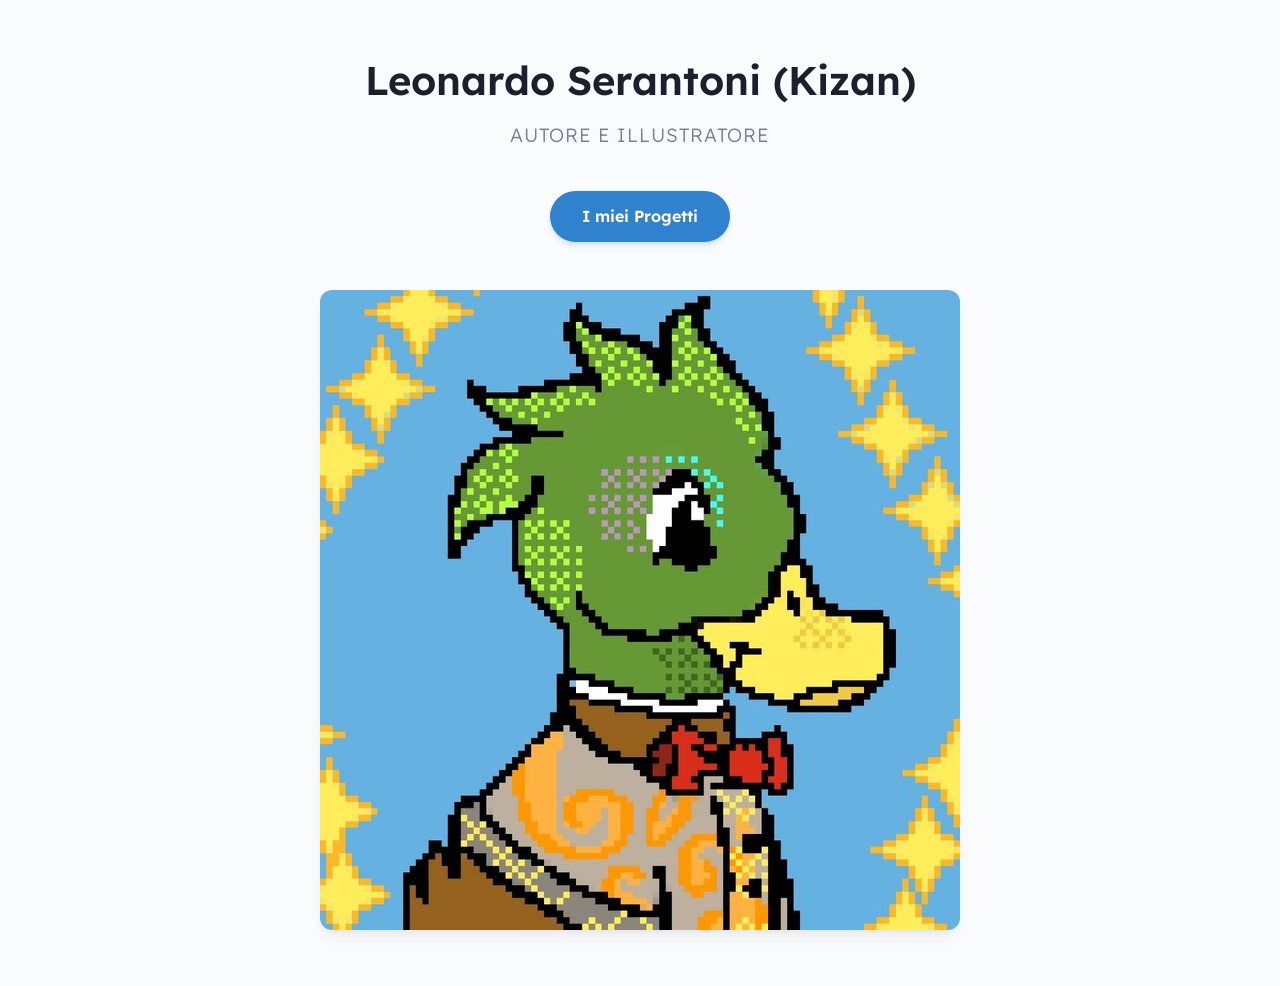
<file: index.html>
<!DOCTYPE html>
<html lang="it">
<head>
  <meta charset="UTF-8">
  <meta name="viewport" content="width=device-width, initial-scale=1.0">
  <title>Portfolio - Leonardo Serantoni</title>
  
 
  <link rel="preconnect" href="https://fonts.googleapis.com">
  <link rel="preconnect" href="https://fonts.gstatic.com" crossorigin>
  <link href="https://fonts.googleapis.com/css2?family=Lexend:wght@300;400;600&display=swap" rel="stylesheet">

  <style>
   
    * {
      box-sizing: border-box;
      margin: 0;
      padding: 0;
    }

    body { 
      font-family: 'Lexend', sans-serif; 
      max-width: 800px; 
      margin: auto; 
      padding: 3rem 1.5rem; 
      background-color: #f9fbfd; /* Sfondo leggermente off-white per stancare meno la vista */
      color: #2d3748; /* Testo grigio scuro, più morbido del nero puro */
      line-height: 1.6;
    }

    
    header {
      text-align: center;
      margin-bottom: 2.5rem;
    }

    h1 { 
      font-size: 2.5rem;
      font-weight: 600;
      color: #1a202c;
      margin-bottom: 0.5rem;
    }

    .subtitle {
      font-size: 1.2rem;
      color: #718096;
      font-weight: 300;
      letter-spacing: 1px;
      text-transform: uppercase;
      margin-bottom: 2rem;
    }

 
    .btn-container {
      text-align: center;
      margin-bottom: 3rem;
    }

    .btn-progetti {
      display: inline-block;
      padding: 0.8rem 2rem;
      background-color: #3182ce; 
      color: #ffffff;
      text-decoration: none;
      font-weight: 600;
      border-radius: 50px; 
      box-shadow: 0 4px 6px -1px rgba(49, 130, 206, 0.2), 0 2px 4px -1px rgba(49, 130, 206, 0.06);
      transition: all 0.3s ease; 
    }

    .btn-progetti:hover {
      background-color: #2b6cb0; 
      transform: translateY(-2px); 
      box-shadow: 0 7px 14px -3px rgba(49, 130, 206, 0.3), 0 4px 6px -2px rgba(49, 130, 206, 0.1);
    }


    .hero-image-container {
      text-align: center;
      margin-top: 2rem;
    }

    img { 
      max-width: 100%; 
      height: auto;
      border-radius: 12px; 
      box-shadow: 0 10px 15px -3px rgba(0, 0, 0, 0.05), 0 4px 6px -2px rgba(0, 0, 0, 0.05);
    }
  </style>
</head>
<body>

  <header>
    <h1>Leonardo Serantoni (Kizan)</h1>
    <p class="subtitle">Autore e illustratore</p>
  </header>

  <div class="btn-container">
    <a href="progetti.html" class="btn-progetti">I miei Progetti</a>
  </div>

  <div class="hero-image-container">
    <img src="mallardDuck.jpg"; oncontextmenu="return false;" alt="Illustrazione Mallard Duck">
  </div>

</body>
</html>
</file>
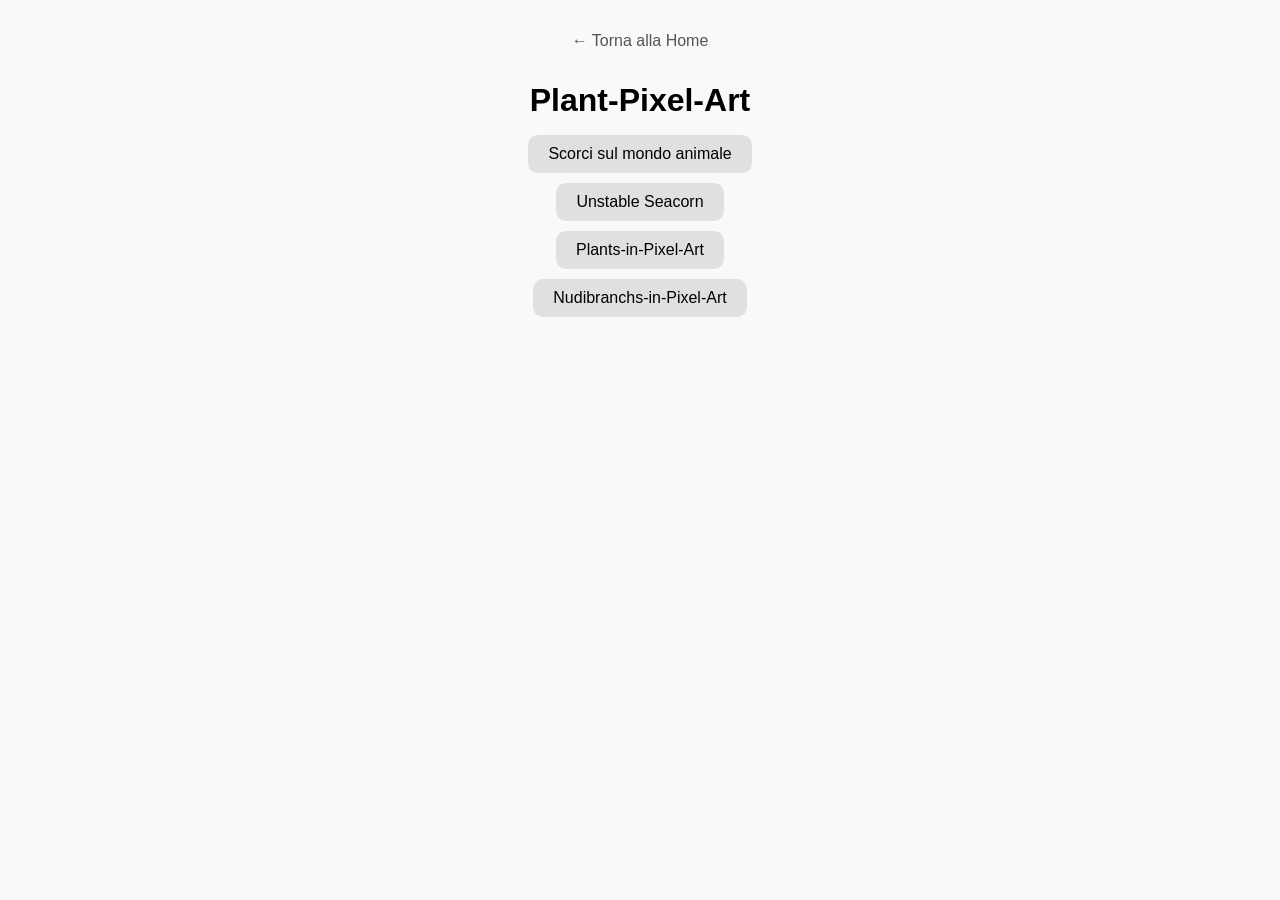
<file: progetti.html>
<!DOCTYPE html>
<html lang="it">

<head>
  <meta charset="UTF-8">
  <meta name="viewport" content="width=device-width, initial-scale=1.0">
  <title>Progetti</title>

  <style>
    body {
      font-family: sans-serif;
      max-width: 800px;
      margin: auto;
      padding: 2rem;
      background-color: #f9f9f9;
    }

    h1 {
      text-align: center;
      margin-bottom: 1rem;
    }

    p {
      text-align: center;
    }

    img {
      max-width: 100%;
      margin-bottom: 1rem;
      border-radius: 10px;
    }

    .project {
      margin-bottom: 3rem;
      text-align: center;
    }

    /* Bottone home */
    .home {
      display: block;
      text-align: center;
      margin-bottom: 2rem;
      text-decoration: none;
      color: #555;
    }

    /* Bottoni verticali */
    .btn {
      display: block;
      width: fit-content;
      margin: 10px auto;
      padding: 10px 20px;
      background-color: #e0e0e0;
      border-radius: 10px;
      text-decoration: none;
      color: black;
      transition: background-color 0.2s, transform 0.2s;
    }

    .btn:hover {
      background-color: #d0d0d0;
      transform: scale(1.05);
    }
  </style>
</head>

<body>

  <a href="index.html" class="home">← Torna alla Home</a>

  <h1>Plant-Pixel-Art</h1>
  
  <a href="Progetto2.html" class="btn">Scorci sul mondo animale</a>
  <a href="Progetto1.html" class="btn">Unstable Seacorn</a>
  <a href="Progetto3.html" class="btn">Plants-in-Pixel-Art</a>
  <a href="Progetto4.html" class="btn">Nudibranchs-in-Pixel-Art</a>
  

</body>
</html>
</file>
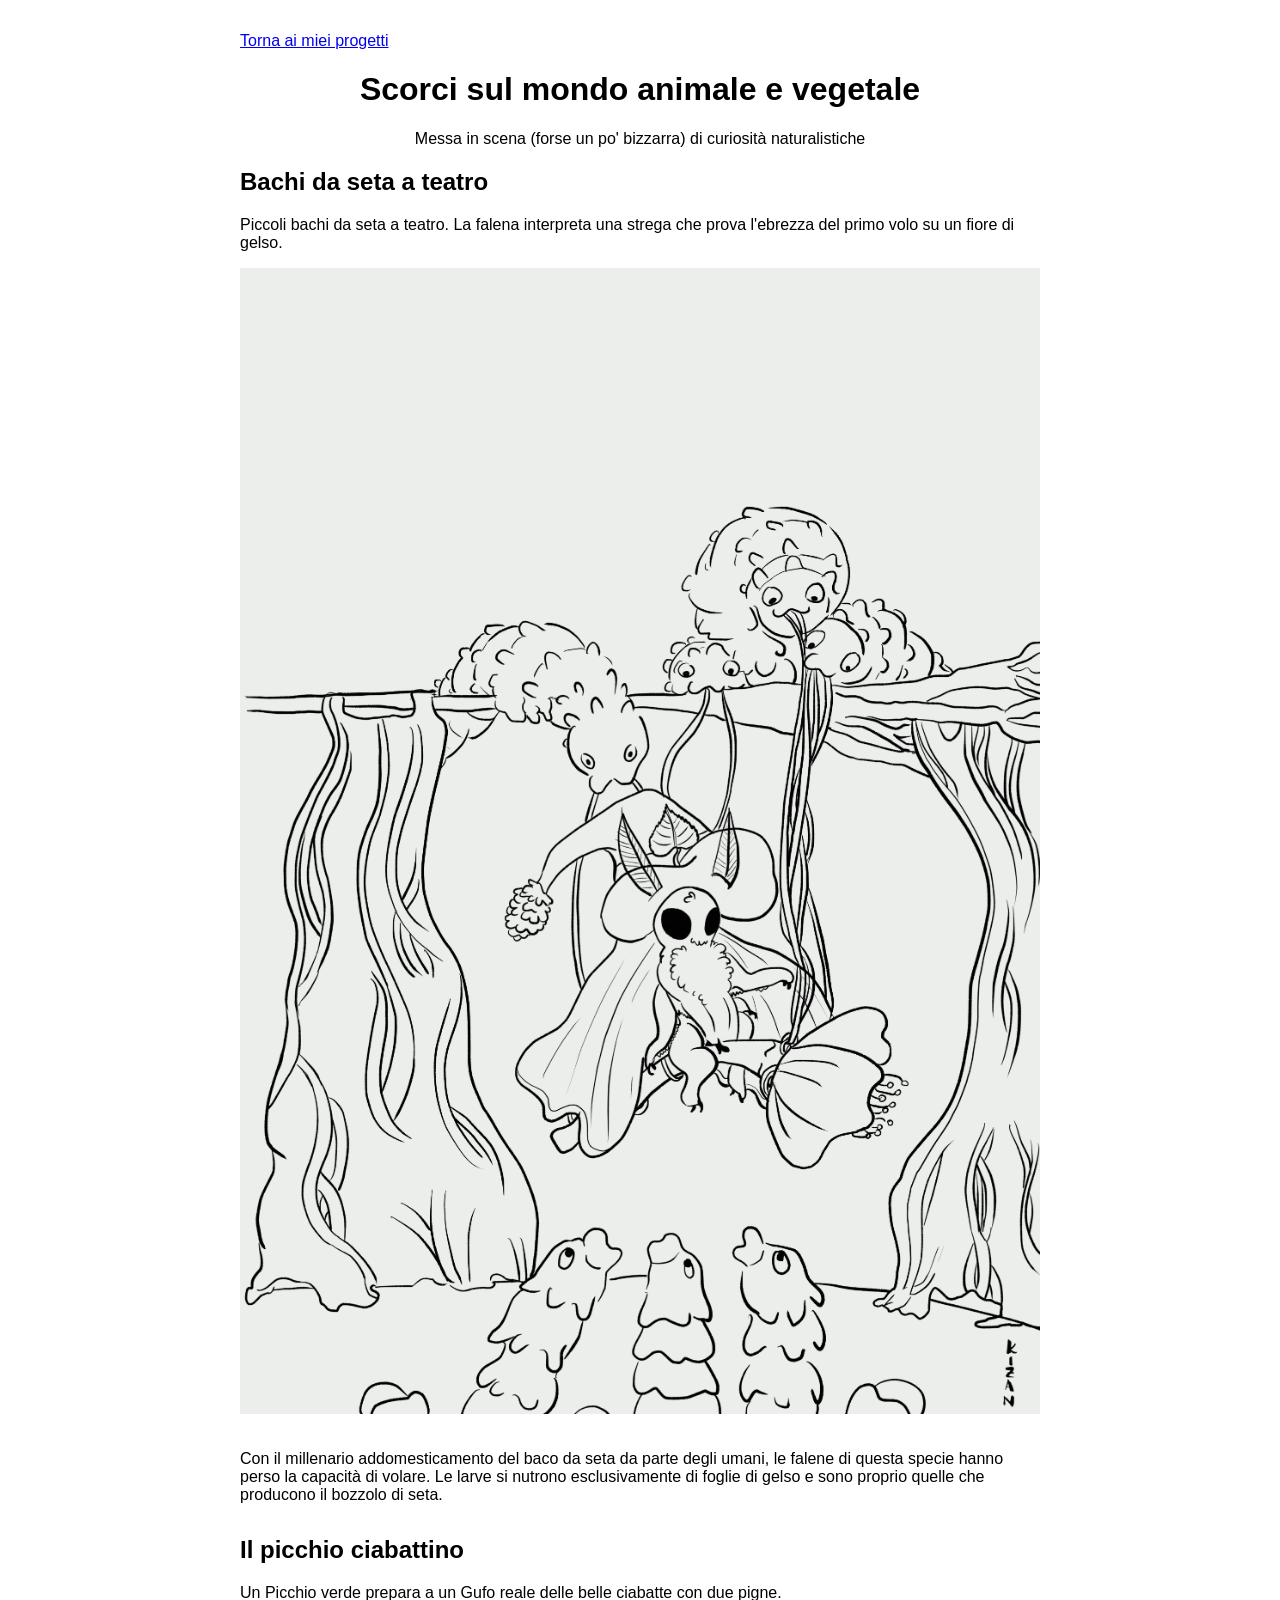
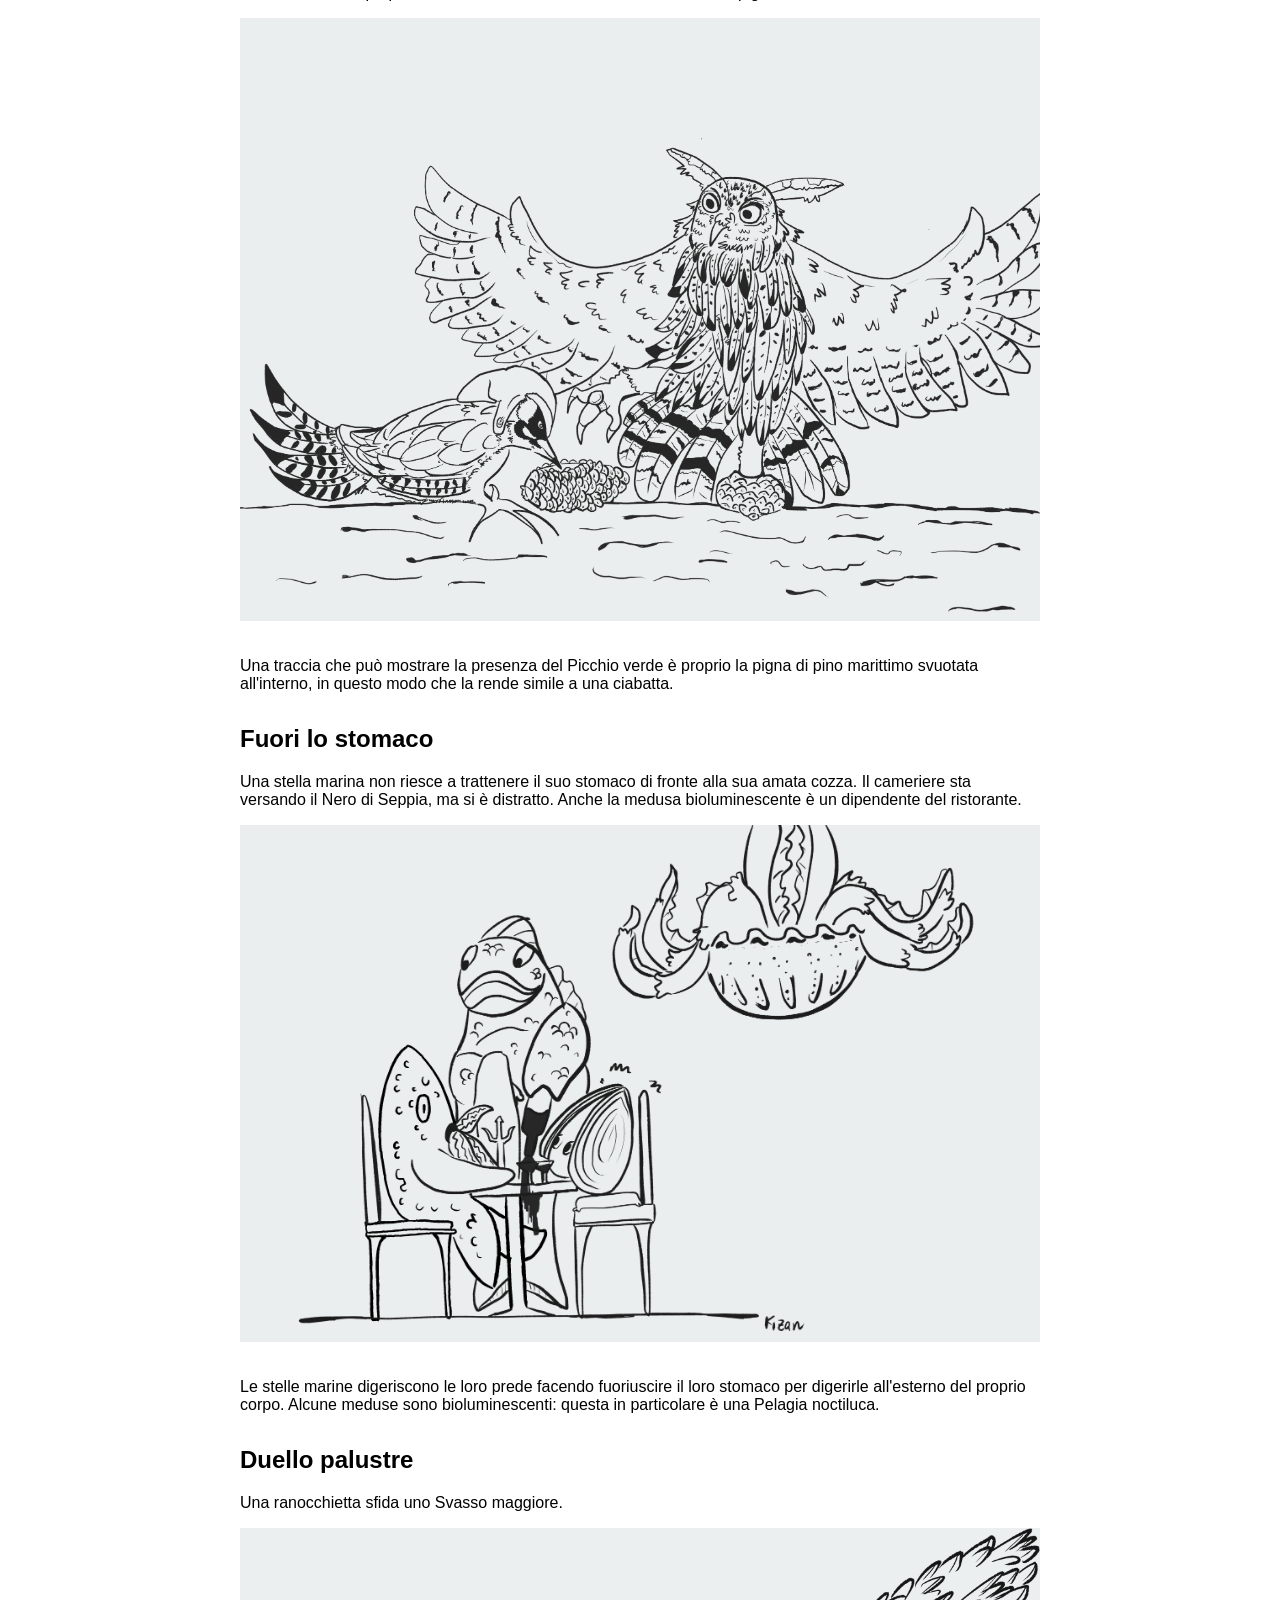
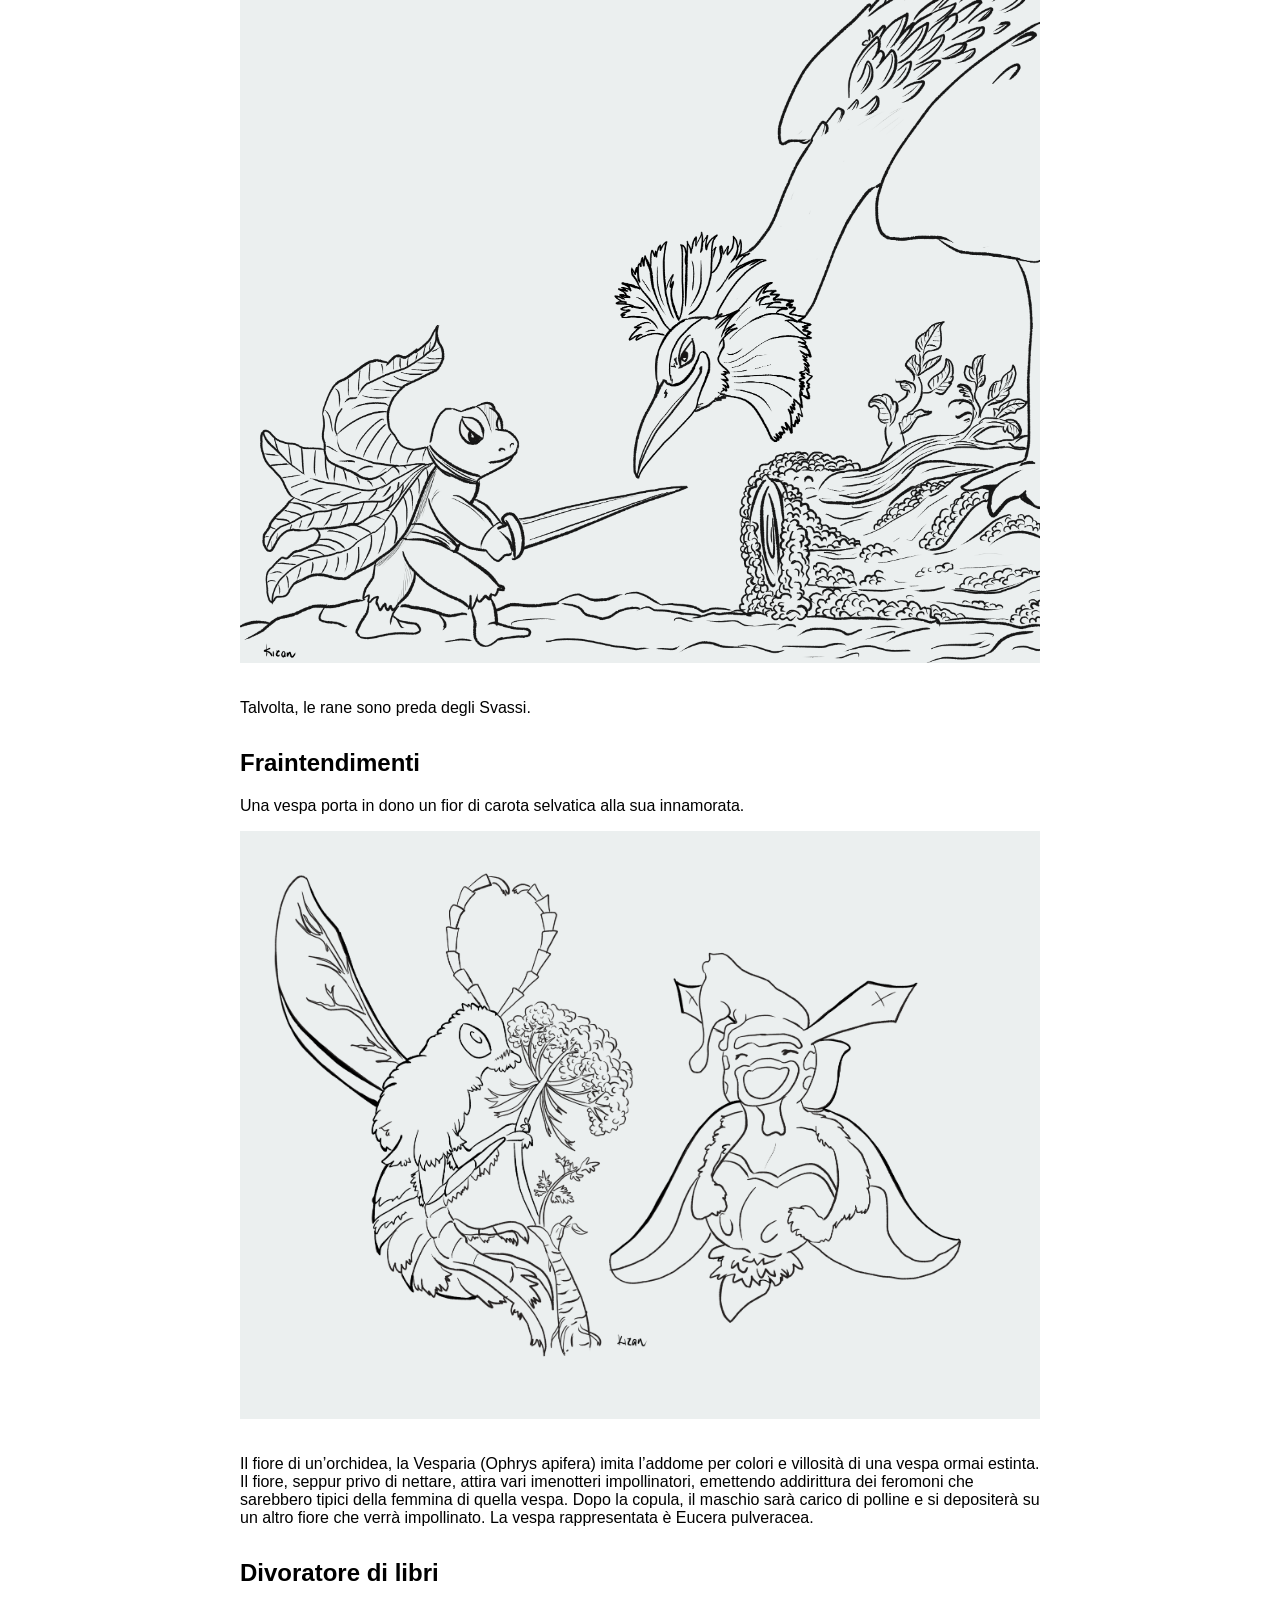
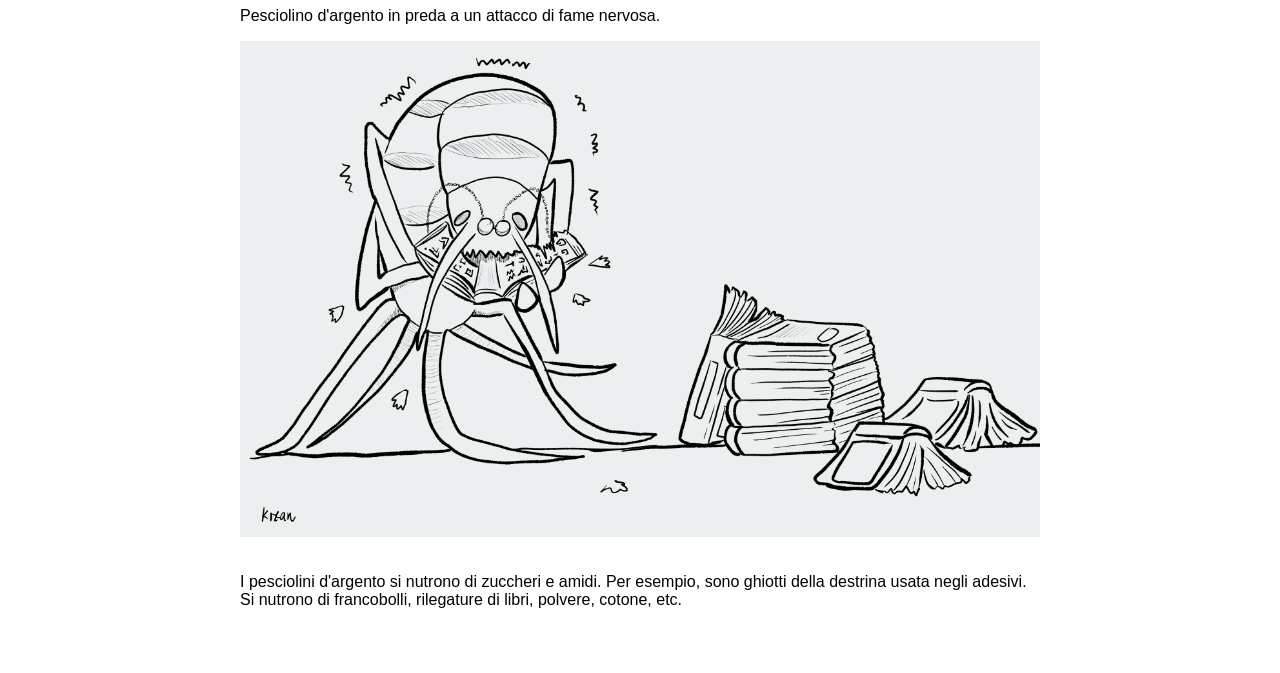
<file: Progetto2.html>
<!DOCTYPE html>
<html lang="it">
<style>
  .centrato {
    text-align: center;
  }
</style>
  
<head>
  <meta charset="UTF-8">
  <meta name="viewport" content="width=device-width, initial-scale=1.0">
  <title>Scorci sul mondo animale e vegetale</title>
  <style>
    body { font-family: sans-serif; max-width: 800px; margin: auto; padding: 2rem; }
    h1 { text-align: center; }
    img { max-width: 100%; margin-bottom: 1rem; }
    .project { margin-bottom: 2rem; }
  </style>
</head>
<body>
  <a href="progetti.html">Torna ai miei progetti</a>
<h1>Scorci sul mondo animale e vegetale</h1>
 <p style="text-align: center;">Messa in scena (forse un po' bizzarra) di curiosità naturalistiche</p>

  <div class="project">
    <h2>Bachi da seta a teatro</h2>
    <p> Piccoli bachi da seta a teatro. La falena interpreta una strega che prova l'ebrezza del primo volo su un fiore di gelso. </p>
    <img src="images/images/2Weave.png" alt="Progetto 1">
     <p>Con il millenario addomesticamento del baco da seta da parte degli umani, le falene di questa specie hanno perso la capacità di volare. Le larve si nutrono esclusivamente di foglie di gelso e sono proprio quelle che producono il bozzolo di seta. </p>
  </div>

  <div class="project">
     <h2>Il picchio ciabattino</h2>
    <p>Un Picchio verde prepara a un Gufo reale delle belle ciabatte con due pigne. </p>
    <img src="images/images/3Pierce.png" alt="Progetto 2">
    <p>Una traccia che può mostrare la presenza del Picchio verde è proprio la pigna di pino marittimo svuotata all'interno, in questo modo che la rende simile a una ciabatta.</p>
  </div>

  <div class="project">
    <h2>Fuori lo stomaco</h2>
    <p>Una stella marina non riesce a trattenere il suo stomaco di fronte alla sua amata cozza. Il cameriere sta versando il Nero di Seppia, ma si è distratto. Anche la medusa bioluminescente è un dipendente del ristorante. </p>
    <img src="images/images/1Starfish.png" alt="Progetto 3">
    <p> Le stelle marine digeriscono le loro prede facendo fuoriuscire il loro stomaco per digerirle all'esterno del proprio corpo. Alcune meduse sono bioluminescenti: questa in particolare è una Pelagia noctiluca. </p>
  </div>

  <div class="project">
    <h2>Duello palustre</h2>
    <p> Una ranocchietta sfida uno Svasso maggiore. </p>
    <img src="images/images/5Reckless.png" alt="Progetto 4">
    <p> Talvolta, le rane sono preda degli Svassi. </p>
  </div>

   <div class="project">
     <h2>Fraintendimenti</h2>
    <p> Una vespa porta in dono un fior di carota selvatica alla sua innamorata. </p>
    <img src="images/images/4Blunder.png" alt="Progetto 5">
  <p> Il fiore di un’orchidea, la Vesparia (Ophrys apifera) imita l’addome per colori e villosità di una vespa ormai estinta. Il fiore, seppur privo di nettare, attira vari imenotteri impollinatori, emettendo addirittura dei feromoni che sarebbero tipici della femmina di quella vespa. Dopo la copula, il maschio sarà carico di polline e si depositerà su un altro fiore che verrà impollinato. La vespa rappresentata è Eucera pulveracea.
  </p>
  </div>

  <div class="project">
    <h2>Divoratore di libri</h2>
    <p> Pesciolino d'argento in preda a un attacco di fame nervosa. </p>
    <img src="images/images/6Silverfish.png" alt="Progetto 2">
    <p> I pesciolini d'argento si nutrono di zuccheri e amidi. Per esempio, sono ghiotti della destrina usata negli adesivi. Si nutrono di francobolli, rilegature di libri, polvere, cotone, etc.</p>
  </div>
</body>
</html>
</file>
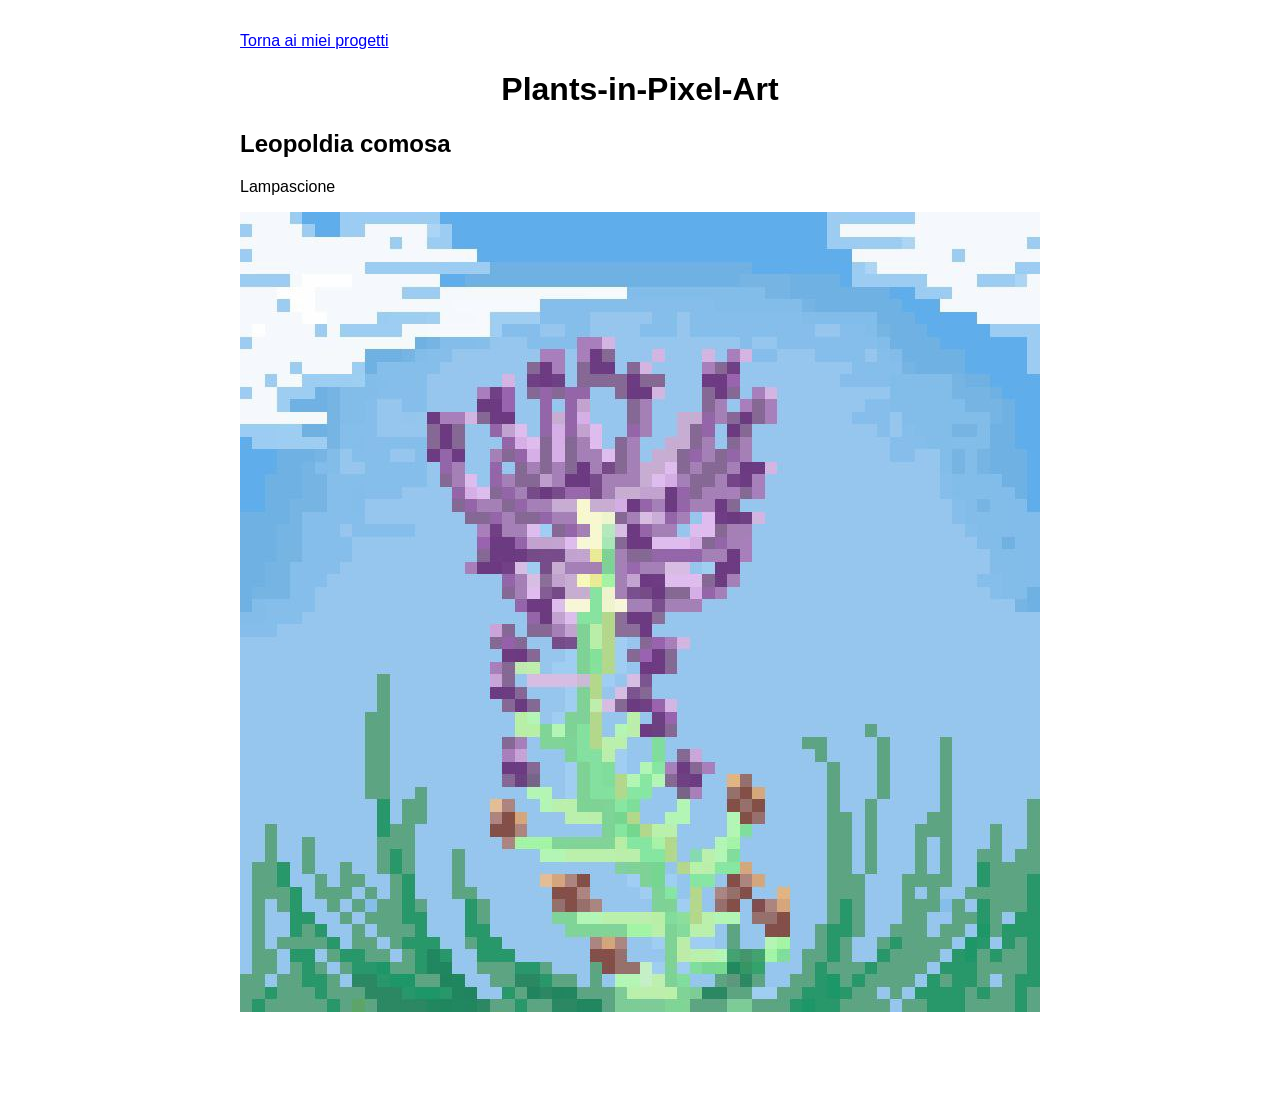
<file: Progetto3.html>
<!DOCTYPE html>
<html lang="it">
<style>
  .centrato {
    text-align: center;
  }
</style>
  
<head>
  <meta charset="UTF-8">
  <meta name="viewport" content="width=device-width, initial-scale=1.0">
  <title>Plants-in-Pixel-Art</title>
  <style>
    body { font-family: sans-serif; max-width: 800px; margin: auto; padding: 2rem; }
    h1 { text-align: center; }
    img { max-width: 100%; margin-bottom: 1rem; }
    .project { margin-bottom: 2rem; }
  </style>
</head>
<body>
  <a href="progetti.html">Torna ai miei progetti</a>
<h1>Plants-in-Pixel-Art</h1>
 <p style="text-align: center;"></p>

  <div class="project">
    <h2>Leopoldia comosa</h2>
    <p>Lampascione</p>
    <img src="lampixel.jpg" alt="Lampascione">
     <p> </p>
  </div>
  
</body>
</html>
</file>
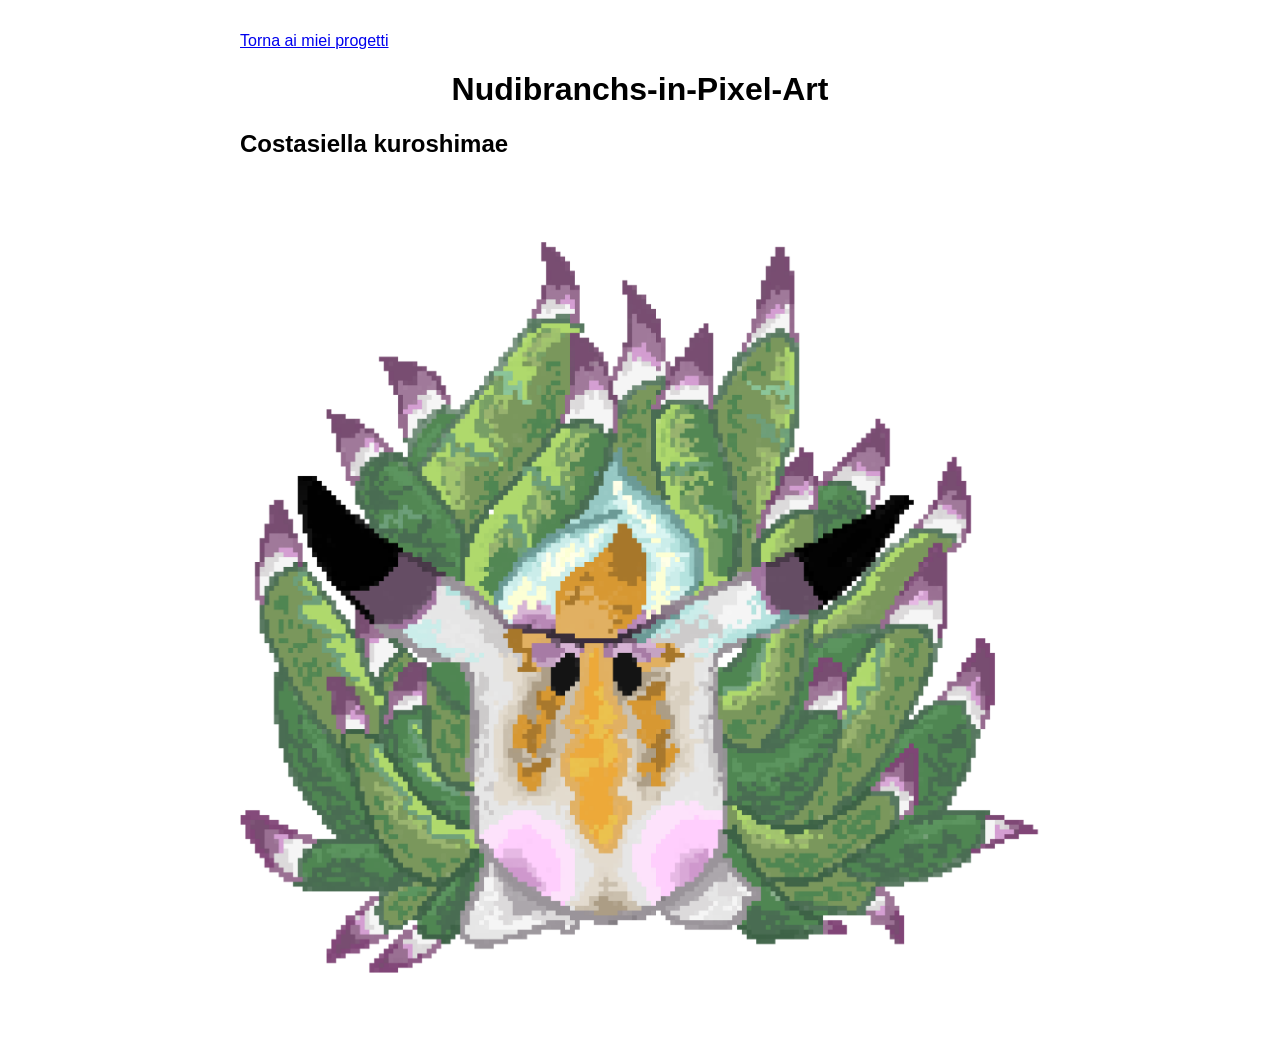
<file: Progetto4.html>
<!DOCTYPE html>
<html lang="it">
<style>
  .centrato {
    text-align: center;
  }
</style>
  
<head>
  <meta charset="UTF-8">
  <meta name="viewport" content="width=device-width, initial-scale=1.0">
  <title>Nudibranchs-in-Pixel-Art</title>
  <style>
    body { font-family: sans-serif; max-width: 800px; margin: auto; padding: 2rem; }
    h1 { text-align: center; }
    img { max-width: 100%; margin-bottom: 1rem; }
    .project { margin-bottom: 2rem; }
  </style>
</head>
<body>
 <a href="progetti.html">Torna ai miei progetti</a>
<h1>Nudibranchs-in-Pixel-Art</h1>
 <p style="text-align: center;"></p>

  <div class="project">
    <h2>Costasiella kuroshimae</h2>
    <p></p>
    <img src="Costasiellabig2.png" alt="">
  </div>
  
</body>
</html>
</file>
